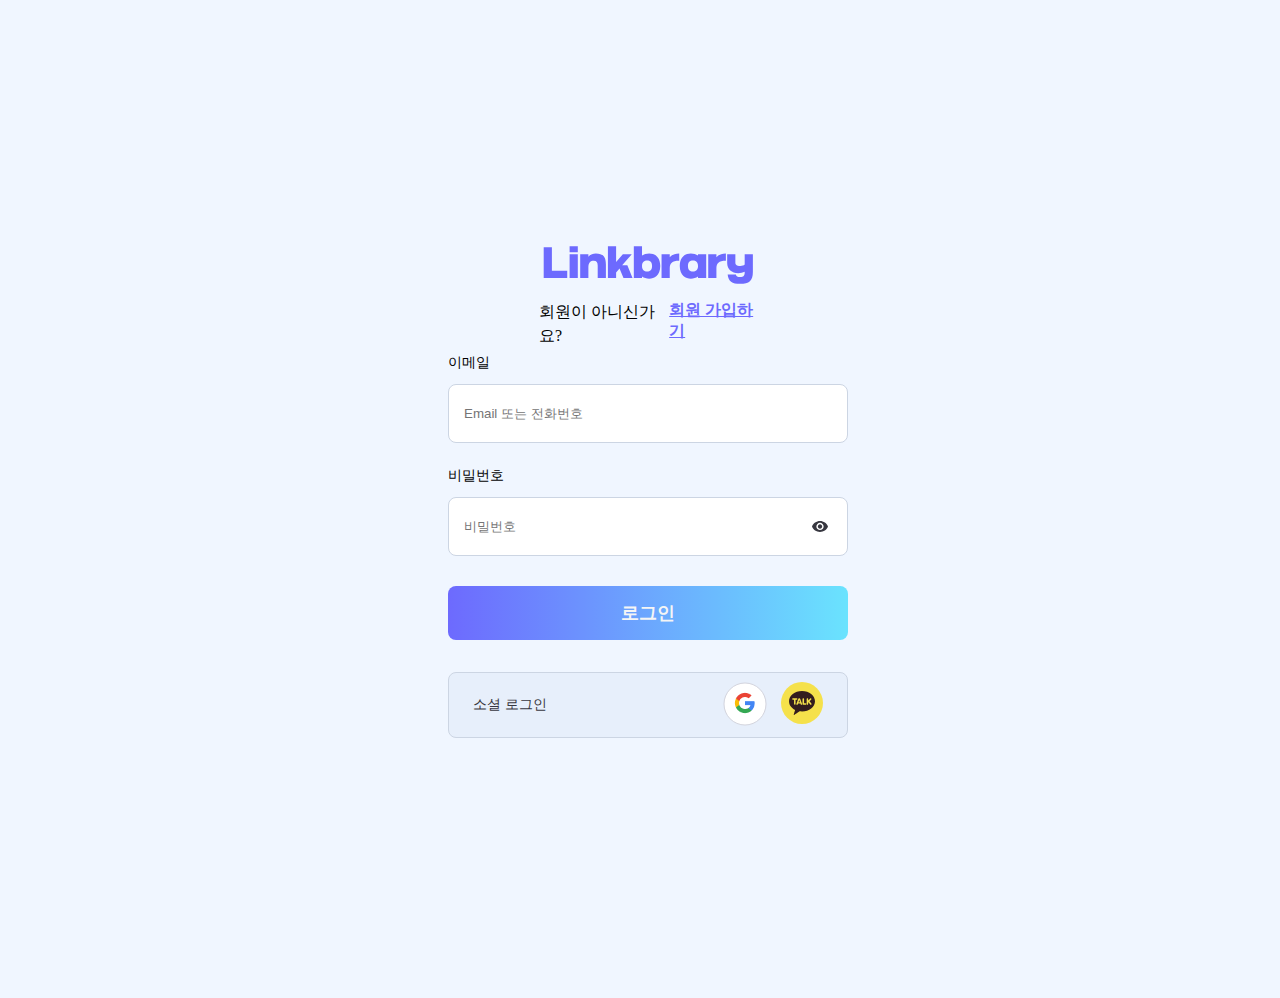
<file: signin/index.html>
<!DOCTYPE html>
<html lang="ko">
  <head>
    <meta charset="UTF-8">
    <meta name="viewport" content="width=device-width, initial-scale=1.0">
    <link rel="stylesheet" href="../signstyle.css"/>
    <title>Linkbrary</title>
  </head>
  <body>
    <form class="signin-container">
      <div class="sign-box">
        <div class="sign-box__header">
          <a href="/">
            <svg xmlns="http://www.w3.org/2000/svg" width="212" height="38" viewBox="0 0 212 38" fill="none">
              <path d="M8.95082 24.866V1.25437H0.708252V32.0971H24.401V24.866H8.95082Z" fill="#6D6AFE"/>
              <path d="M35.0352 32.0971V8.1165H26.7926V32.0971H35.0352ZM35.0352 6.27184V0H26.7926V6.27184H35.0352Z" fill="#6D6AFE"/>
              <path d="M53.2295 7.37864C49.9768 7.37864 47.4264 8.59612 45.6892 10.6252V8.1165H37.4466V32.0971H45.6892V21.3612C45.7631 16.7495 47.7961 14.7942 51.1227 14.7942C53.9688 14.7942 55.0776 16.233 55.0776 19.6641V32.0971H63.3202V18.2252C63.3202 10.9573 60.585 7.37864 53.2295 7.37864Z" fill="#6D6AFE"/>
              <path d="M73.6058 15.9748V0H65.3632V32.0971H73.6058V26.4524L77.0433 22.4311L81.0352 32.0971H90.1279L84.9162 19.3689H79.6676L89.3886 8.1165H80.4068L73.6058 15.9748Z" fill="#6D6AFE"/>
              <path d="M106.926 32.835C111.916 32.835 118.052 29.9942 118.052 20.1068C118.052 10.2194 111.916 7.37864 106.926 7.37864C104.154 7.37864 101.677 8.19029 99.6815 9.55534V0H91.4389V32.0971H99.6815V30.6583C101.677 32.0602 104.154 32.835 106.926 32.835ZM104.745 25.6408C101.899 25.6408 99.6815 24.2019 99.6815 20.1068V19.8117C99.7923 15.9748 101.973 14.5728 104.745 14.5728C107.924 14.5728 109.809 16.233 109.809 20.1068C109.809 24.0175 107.924 25.6408 104.745 25.6408Z" fill="#6D6AFE"/>
              <path d="M119.355 32.0971H127.598V22.099C127.672 17.4505 129.779 14.7573 137.134 14.7573V7.37864C132.699 7.37864 129.557 8.92815 127.598 11.2524V8.1165H119.355V32.0971Z" fill="#6D6AFE"/>
              <path d="M148.815 32.835C151.55 32.835 154.064 32.0602 156.059 30.6583V32.0971H164.302V8.1165H156.059V9.55534C154.064 8.19029 151.55 7.37864 148.815 7.37864C143.825 7.37864 137.689 10.2194 137.689 20.1068C137.689 29.9942 143.825 32.835 148.815 32.835ZM150.996 25.6408C147.817 25.6408 145.932 24.0175 145.932 20.1068C145.932 16.233 147.817 14.5728 150.996 14.5728C153.842 14.5728 156.059 16.0485 156.059 20.1068C156.059 24.2019 153.842 25.6408 150.996 25.6408Z" fill="#6D6AFE"/>
              <path d="M166.345 32.0971H174.588V22.099C174.662 17.4505 176.768 14.7573 184.124 14.7573V7.37864C179.688 7.37864 176.547 8.92815 174.588 11.2524V8.1165H166.345V32.0971Z" fill="#6D6AFE"/>
              <path d="M203.049 8.1165V18.5573C202.162 19.5534 200.573 19.9592 198.725 19.9592C194.807 19.9592 193.661 18.7417 193.661 16.4913V8.1165H185.418V17.0816C185.418 23.6485 190.075 27.1903 196.544 27.1903C198.946 27.1903 201.164 26.6738 203.049 25.7883V26.6738C203.049 29.9573 201.792 31.1379 198.54 31.1379C195.841 31.1379 194.548 30.3262 194.178 28.4447H185.899C186.564 35.233 190.223 38 198.54 38C207.595 38 211.292 34.6796 211.292 26.0466V8.1165H203.049Z" fill="#6D6AFE"/>
            </svg>
          </a>
          <div class="sign-box__header--link">
            <span>
              회원이 아니신가요?
            </span>
            <a href="/signup">회원 가입하기</a>
          </div>
        </div>
        <div class="sign-box__input" id="signup">
          <div class="sign-box__input-element">
            <label>이메일</label>
            <input
              name="username"
              type="text"
              placeholder="Email 또는 전화번호"
            />
          </div>
          <div class="sign-box__input-element">
            <label>비밀번호</label>
            <input
              name="password"
              type="password"
              placeholder="비밀번호"
              
            />
            <svg xmlns="http://www.w3.org/2000/svg" width="16" height="16" viewBox="0 0 16 16" fill="none">
              <rect width="16" height="16" fill="white"/>
              <path d="M8 6.27273C7.42135 6.27273 6.86639 6.5026 6.45722 6.91177C6.04805 7.32094 5.81818 7.87589 5.81818 8.45455C5.81818 9.0332 6.04805 9.58815 6.45722 9.99732C6.86639 10.4065 7.42135 10.6364 8 10.6364C8.57865 10.6364 9.13361 10.4065 9.54278 9.99732C9.95195 9.58815 10.1818 9.0332 10.1818 8.45455C10.1818 7.87589 9.95195 7.32094 9.54278 6.91177C9.13361 6.5026 8.57865 6.27273 8 6.27273ZM8 12.0909C7.03558 12.0909 6.11065 11.7078 5.4287 11.0258C4.74675 10.3439 4.36364 9.41897 4.36364 8.45455C4.36364 7.49012 4.74675 6.5652 5.4287 5.88325C6.11065 5.2013 7.03558 4.81818 8 4.81818C8.96442 4.81818 9.88935 5.2013 10.5713 5.88325C11.2532 6.5652 11.6364 7.49012 11.6364 8.45455C11.6364 9.41897 11.2532 10.3439 10.5713 11.0258C9.88935 11.7078 8.96442 12.0909 8 12.0909ZM8 3C4.36364 3 1.25818 5.26182 0 8.45455C1.25818 11.6473 4.36364 13.9091 8 13.9091C11.6364 13.9091 14.7418 11.6473 16 8.45455C14.7418 5.26182 11.6364 3 8 3Z" fill="#373740"/>
            </svg>
          </div>
        </div>
        <button>
          <span>로그인</span>
        </button>
      </div>
      <div class="social-box">
        <span>소셜 로그인</span>
        <div class="social-box__logo">
          <a class="social-box__logo--google" href="https://www.google.com/">
            <svg xmlns="http://www.w3.org/2000/svg" width="44" height="44" viewBox="0 0 44 44" fill="none">
              <circle cx="22" cy="22" r="21" fill="white" stroke="#D3D4DD"/>
              <image href="../Publics/google.png" transform="translate(11, 10)"/>
            </svg>
          </a>
          <a class="social-box__logo--kakao" href="https://www.kakaocorp.com/page/">
            <svg xmlns="http://www.w3.org/2000/svg" width="42" height="42" viewBox="0 0 42 42" fill="none">
              <circle cx="21" cy="21" r="21" fill="#F5E14B"/>
              <g clip-path="url(#clip0_2_8707)" transform="translate(8, 9)">
                <path d="M9.50122 11.1897H10.9987L10.25 9.06152L9.50122 11.1897Z" fill="#331D1E"/>
                <path d="M13 0C5.82 0 0 4.59018 0 10.2532C0 13.9143 2.43375 17.1304 6.09375 18.9409C5.895 19.6274 4.81375 23.3598 4.77125 23.6536C4.77125 23.6536 4.745 23.8737 4.8875 23.9575C4.93518 23.9815 4.98726 23.9956 5.04057 23.9988C5.09387 24.0021 5.14727 23.9944 5.1975 23.9762C5.6075 23.9187 9.9475 20.874 10.6975 20.3501C11.4604 20.4561 12.2298 20.5083 13 20.5064C20.18 20.5064 26 15.9162 26 10.2532C26 4.59018 20.18 0 13 0ZM6.56625 8.66146C6.55 10.1119 6.57875 11.6374 6.555 13.0653C6.5475 13.5217 6.285 13.658 5.93 13.7881C5.88989 13.8022 5.84669 13.8053 5.805 13.7968C5.39875 13.7168 5.075 13.5717 5.065 13.0666C5.03625 11.6399 5.07375 10.1119 5.05375 8.66146C4.71 8.6477 4.22 8.67521 3.90125 8.66146C3.45875 8.6327 3.15125 8.35136 3.17 7.93248C3.18875 7.5136 3.4125 7.21225 3.90875 7.20475C5.08125 7.18725 6.53375 7.18725 7.70625 7.20475C8.20625 7.21225 8.42875 7.51485 8.44375 7.93248C8.45875 8.35011 8.15625 8.6327 7.715 8.66146C7.4 8.67521 6.91125 8.6477 6.56625 8.66146ZM12.8663 13.7193C12.7163 13.7875 12.5535 13.8229 12.3888 13.8231C12.0763 13.8231 11.8375 13.698 11.7638 13.4917L11.3888 12.5189H9.10625L8.73125 13.4917C8.65875 13.6955 8.42 13.8231 8.10625 13.8231C7.94189 13.8231 7.77946 13.7877 7.63 13.7193C7.4225 13.6243 7.22375 13.3617 7.45125 12.654L9.25 7.92998C9.32543 7.72189 9.46054 7.54068 9.63841 7.40902C9.81628 7.27735 10.029 7.20108 10.25 7.18975C10.4708 7.2023 10.6831 7.27918 10.8608 7.41093C11.0385 7.54268 11.1738 7.72354 11.25 7.93123L13.0425 12.6527C13.2712 13.3617 13.0725 13.6293 12.8663 13.7193ZM16.6562 13.7193H14.25C14.0636 13.723 13.8834 13.6527 13.7487 13.5238C13.614 13.3949 13.5358 13.218 13.5312 13.0316V7.93998C13.5392 7.74222 13.6234 7.55521 13.7661 7.41811C13.9088 7.28101 14.099 7.20444 14.2969 7.20444C14.4947 7.20444 14.6849 7.28101 14.8276 7.41811C14.9704 7.55521 15.0545 7.74222 15.0625 7.93998V12.3476H16.6562C16.75 12.3419 16.844 12.3555 16.9323 12.3875C17.0206 12.4195 17.1015 12.4693 17.1699 12.5337C17.2383 12.5981 17.2928 12.6758 17.33 12.7621C17.3673 12.8484 17.3865 12.9414 17.3865 13.0353C17.3865 13.1293 17.3673 13.2223 17.33 13.3085C17.2928 13.3948 17.2383 13.4725 17.1699 13.5369C17.1015 13.6014 17.0206 13.6511 16.9323 13.6831C16.844 13.7151 16.75 13.7287 16.6562 13.723V13.7193ZM22.5312 13.1541C22.5117 13.3021 22.4485 13.4409 22.3497 13.5528C22.2509 13.6646 22.121 13.7445 21.9766 13.7821C21.8321 13.8197 21.6798 13.8133 21.539 13.7638C21.3982 13.7143 21.2754 13.6239 21.1863 13.5042L19.4275 11.1747L19.1675 11.4348V13.0716C19.1675 13.2706 19.0885 13.4614 18.9478 13.6021C18.8072 13.7428 18.6164 13.8218 18.4175 13.8218C18.2186 13.8218 18.0278 13.7428 17.8872 13.6021C17.7465 13.4614 17.6675 13.2706 17.6675 13.0716V7.94498C17.6675 7.74601 17.7465 7.55518 17.8872 7.41449C18.0278 7.27379 18.2186 7.19475 18.4175 7.19475C18.6164 7.19475 18.8072 7.27379 18.9478 7.41449C19.0885 7.55518 19.1675 7.74601 19.1675 7.94498V9.55299L21.26 7.45983C21.3148 7.40565 21.3798 7.36293 21.4513 7.33416C21.5227 7.30539 21.5992 7.29115 21.6763 7.29228C21.8635 7.2972 22.0424 7.37114 22.1785 7.49992C22.3146 7.62869 22.3984 7.80322 22.4137 7.99C22.4205 8.07334 22.4094 8.15717 22.3811 8.23587C22.3529 8.31458 22.3082 8.38635 22.25 8.44639L20.5375 10.1557L22.3838 12.6027C22.5033 12.7614 22.555 12.9611 22.5275 13.1579L22.5312 13.1541Z" fill="#331D1E"/>
              </g>
              <defs>
                <clipPath id="clip0_2_8707">
                  <rect width="26" height="24" fill="white"/>
                </clipPath>
              </defs>
            </svg>
          </a>
        </div>
      </div>
    </form>
  </body>
</html>
</file>
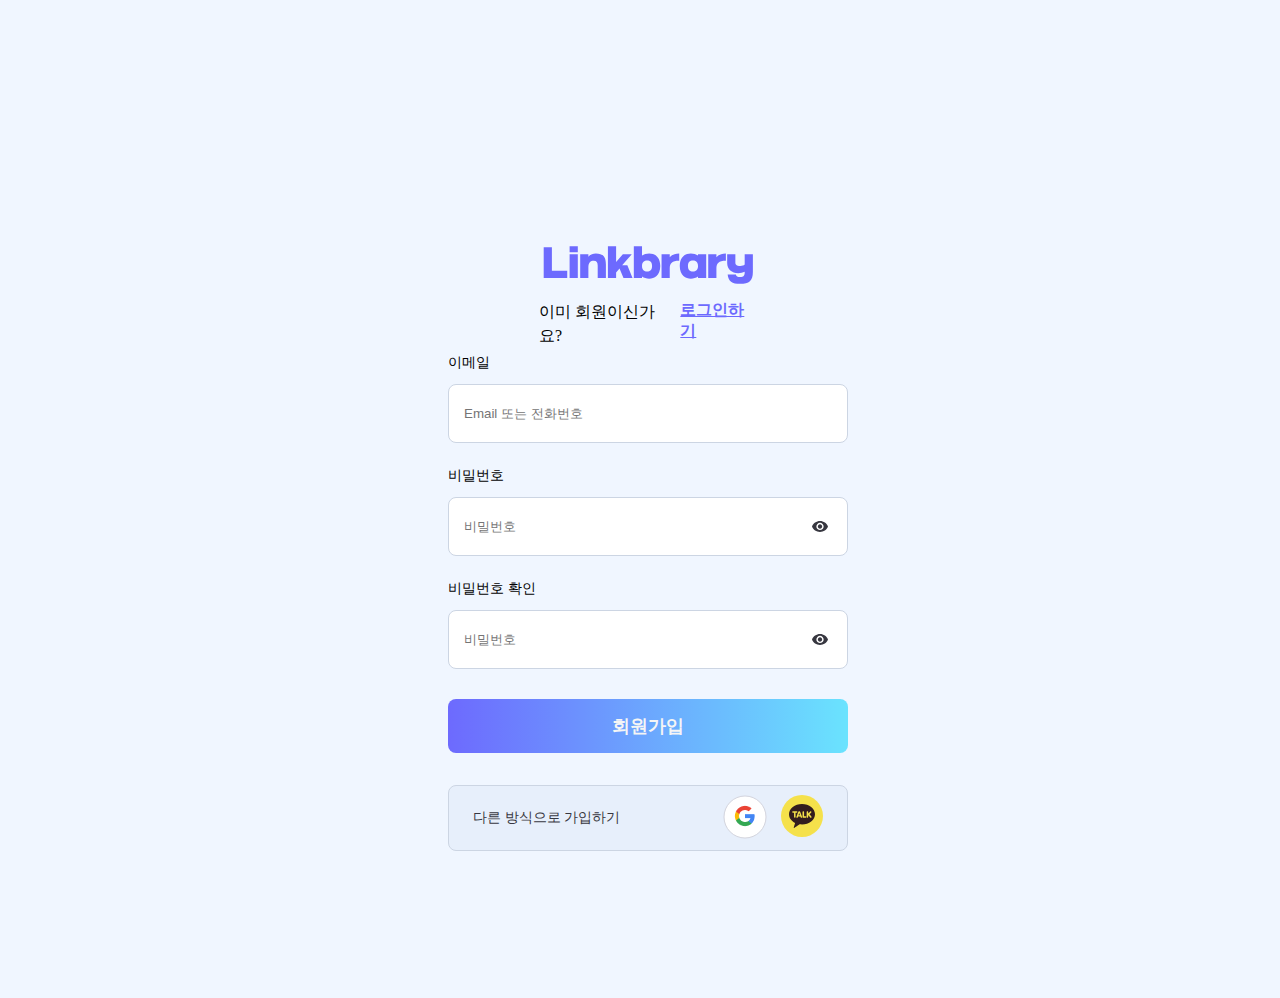
<file: signup/index.html>
<!DOCTYPE html>
<html lang="ko">
  <head>
    <meta charset="UTF-8">
    <meta name="viewport" content="width=device-width, initial-scale=1.0">
    <link rel="stylesheet" href="../signstyle.css"/>
    <title>Linkbrary</title>
  </head>
  <body class="signup">
    <form class="signup-container">
      <div class="sign-box">
        <div class="sign-box__header">
          <a href="/">
            <svg xmlns="http://www.w3.org/2000/svg" width="212" height="38" viewBox="0 0 212 38" fill="none">
              <path d="M8.95082 24.866V1.25437H0.708252V32.0971H24.401V24.866H8.95082Z" fill="#6D6AFE"/>
              <path d="M35.0352 32.0971V8.1165H26.7926V32.0971H35.0352ZM35.0352 6.27184V0H26.7926V6.27184H35.0352Z" fill="#6D6AFE"/>
              <path d="M53.2295 7.37864C49.9768 7.37864 47.4264 8.59612 45.6892 10.6252V8.1165H37.4466V32.0971H45.6892V21.3612C45.7631 16.7495 47.7961 14.7942 51.1227 14.7942C53.9688 14.7942 55.0776 16.233 55.0776 19.6641V32.0971H63.3202V18.2252C63.3202 10.9573 60.585 7.37864 53.2295 7.37864Z" fill="#6D6AFE"/>
              <path d="M73.6058 15.9748V0H65.3632V32.0971H73.6058V26.4524L77.0433 22.4311L81.0352 32.0971H90.1279L84.9162 19.3689H79.6676L89.3886 8.1165H80.4068L73.6058 15.9748Z" fill="#6D6AFE"/>
              <path d="M106.926 32.835C111.916 32.835 118.052 29.9942 118.052 20.1068C118.052 10.2194 111.916 7.37864 106.926 7.37864C104.154 7.37864 101.677 8.19029 99.6815 9.55534V0H91.4389V32.0971H99.6815V30.6583C101.677 32.0602 104.154 32.835 106.926 32.835ZM104.745 25.6408C101.899 25.6408 99.6815 24.2019 99.6815 20.1068V19.8117C99.7923 15.9748 101.973 14.5728 104.745 14.5728C107.924 14.5728 109.809 16.233 109.809 20.1068C109.809 24.0175 107.924 25.6408 104.745 25.6408Z" fill="#6D6AFE"/>
              <path d="M119.355 32.0971H127.598V22.099C127.672 17.4505 129.779 14.7573 137.134 14.7573V7.37864C132.699 7.37864 129.557 8.92815 127.598 11.2524V8.1165H119.355V32.0971Z" fill="#6D6AFE"/>
              <path d="M148.815 32.835C151.55 32.835 154.064 32.0602 156.059 30.6583V32.0971H164.302V8.1165H156.059V9.55534C154.064 8.19029 151.55 7.37864 148.815 7.37864C143.825 7.37864 137.689 10.2194 137.689 20.1068C137.689 29.9942 143.825 32.835 148.815 32.835ZM150.996 25.6408C147.817 25.6408 145.932 24.0175 145.932 20.1068C145.932 16.233 147.817 14.5728 150.996 14.5728C153.842 14.5728 156.059 16.0485 156.059 20.1068C156.059 24.2019 153.842 25.6408 150.996 25.6408Z" fill="#6D6AFE"/>
              <path d="M166.345 32.0971H174.588V22.099C174.662 17.4505 176.768 14.7573 184.124 14.7573V7.37864C179.688 7.37864 176.547 8.92815 174.588 11.2524V8.1165H166.345V32.0971Z" fill="#6D6AFE"/>
              <path d="M203.049 8.1165V18.5573C202.162 19.5534 200.573 19.9592 198.725 19.9592C194.807 19.9592 193.661 18.7417 193.661 16.4913V8.1165H185.418V17.0816C185.418 23.6485 190.075 27.1903 196.544 27.1903C198.946 27.1903 201.164 26.6738 203.049 25.7883V26.6738C203.049 29.9573 201.792 31.1379 198.54 31.1379C195.841 31.1379 194.548 30.3262 194.178 28.4447H185.899C186.564 35.233 190.223 38 198.54 38C207.595 38 211.292 34.6796 211.292 26.0466V8.1165H203.049Z" fill="#6D6AFE"/>
            </svg>
          </a>
          <div class="sign-box__header--link">
            <span>
              이미 회원이신가요?
            </span>
            <a href="/signin">로그인하기</a>
          </div>
        </div>
        <div class="sign-box__input">
          <div class="sign-box__input-element">
            <label>이메일</label>
            <input
              name="username"
              type="text"
              placeholder="Email 또는 전화번호"
            />
          </div>
          <div class="sign-box__input-element">
            <label>비밀번호</label>
            <input
              name="password"
              type="password"
              placeholder="비밀번호"
            />
            <svg xmlns="http://www.w3.org/2000/svg" width="16" height="16" viewBox="0 0 16 16" fill="none">
              <rect width="16" height="16" fill="white"/>
              <path d="M8 6.27273C7.42135 6.27273 6.86639 6.5026 6.45722 6.91177C6.04805 7.32094 5.81818 7.87589 5.81818 8.45455C5.81818 9.0332 6.04805 9.58815 6.45722 9.99732C6.86639 10.4065 7.42135 10.6364 8 10.6364C8.57865 10.6364 9.13361 10.4065 9.54278 9.99732C9.95195 9.58815 10.1818 9.0332 10.1818 8.45455C10.1818 7.87589 9.95195 7.32094 9.54278 6.91177C9.13361 6.5026 8.57865 6.27273 8 6.27273ZM8 12.0909C7.03558 12.0909 6.11065 11.7078 5.4287 11.0258C4.74675 10.3439 4.36364 9.41897 4.36364 8.45455C4.36364 7.49012 4.74675 6.5652 5.4287 5.88325C6.11065 5.2013 7.03558 4.81818 8 4.81818C8.96442 4.81818 9.88935 5.2013 10.5713 5.88325C11.2532 6.5652 11.6364 7.49012 11.6364 8.45455C11.6364 9.41897 11.2532 10.3439 10.5713 11.0258C9.88935 11.7078 8.96442 12.0909 8 12.0909ZM8 3C4.36364 3 1.25818 5.26182 0 8.45455C1.25818 11.6473 4.36364 13.9091 8 13.9091C11.6364 13.9091 14.7418 11.6473 16 8.45455C14.7418 5.26182 11.6364 3 8 3Z" fill="#373740"/>
            </svg>
          </div>
          <div class="sign-box__input-element">
            <label>비밀번호 확인</label>
            <input
              name="password"
              type="password"
              placeholder="비밀번호"
            />
            <svg xmlns="http://www.w3.org/2000/svg" width="16" height="16" viewBox="0 0 16 16" fill="none">
              <rect width="16" height="16" fill="white"/>
              <path d="M8 6.27273C7.42135 6.27273 6.86639 6.5026 6.45722 6.91177C6.04805 7.32094 5.81818 7.87589 5.81818 8.45455C5.81818 9.0332 6.04805 9.58815 6.45722 9.99732C6.86639 10.4065 7.42135 10.6364 8 10.6364C8.57865 10.6364 9.13361 10.4065 9.54278 9.99732C9.95195 9.58815 10.1818 9.0332 10.1818 8.45455C10.1818 7.87589 9.95195 7.32094 9.54278 6.91177C9.13361 6.5026 8.57865 6.27273 8 6.27273ZM8 12.0909C7.03558 12.0909 6.11065 11.7078 5.4287 11.0258C4.74675 10.3439 4.36364 9.41897 4.36364 8.45455C4.36364 7.49012 4.74675 6.5652 5.4287 5.88325C6.11065 5.2013 7.03558 4.81818 8 4.81818C8.96442 4.81818 9.88935 5.2013 10.5713 5.88325C11.2532 6.5652 11.6364 7.49012 11.6364 8.45455C11.6364 9.41897 11.2532 10.3439 10.5713 11.0258C9.88935 11.7078 8.96442 12.0909 8 12.0909ZM8 3C4.36364 3 1.25818 5.26182 0 8.45455C1.25818 11.6473 4.36364 13.9091 8 13.9091C11.6364 13.9091 14.7418 11.6473 16 8.45455C14.7418 5.26182 11.6364 3 8 3Z" fill="#373740"/>
            </svg>
          </div>
        </div>
        <button>
          <span>회원가입</span>
        </button>
      </div>
      <div class="social-box">
        <span>다른 방식으로 가입하기</span>
        <div class="social-box__logo">
          <a class="social-box__logo--google" href="https://www.google.com/">
            <svg xmlns="http://www.w3.org/2000/svg" width="44" height="44" viewBox="0 0 44 44" fill="none">
              <circle cx="22" cy="22" r="21" fill="white" stroke="#D3D4DD"/>
              <image href="../Publics/google.png" transform="translate(11, 10)"/>
            </svg>
          </a>
          <a class="social-box__logo--kakao" href="https://www.kakaocorp.com/page/">
            <svg xmlns="http://www.w3.org/2000/svg" width="42" height="42" viewBox="0 0 42 42" fill="none">
              <circle cx="21" cy="21" r="21" fill="#F5E14B"/>
              <g clip-path="url(#clip0_2_8707)" transform="translate(8, 9)">
                <path d="M9.50122 11.1897H10.9987L10.25 9.06152L9.50122 11.1897Z" fill="#331D1E"/>
                <path d="M13 0C5.82 0 0 4.59018 0 10.2532C0 13.9143 2.43375 17.1304 6.09375 18.9409C5.895 19.6274 4.81375 23.3598 4.77125 23.6536C4.77125 23.6536 4.745 23.8737 4.8875 23.9575C4.93518 23.9815 4.98726 23.9956 5.04057 23.9988C5.09387 24.0021 5.14727 23.9944 5.1975 23.9762C5.6075 23.9187 9.9475 20.874 10.6975 20.3501C11.4604 20.4561 12.2298 20.5083 13 20.5064C20.18 20.5064 26 15.9162 26 10.2532C26 4.59018 20.18 0 13 0ZM6.56625 8.66146C6.55 10.1119 6.57875 11.6374 6.555 13.0653C6.5475 13.5217 6.285 13.658 5.93 13.7881C5.88989 13.8022 5.84669 13.8053 5.805 13.7968C5.39875 13.7168 5.075 13.5717 5.065 13.0666C5.03625 11.6399 5.07375 10.1119 5.05375 8.66146C4.71 8.6477 4.22 8.67521 3.90125 8.66146C3.45875 8.6327 3.15125 8.35136 3.17 7.93248C3.18875 7.5136 3.4125 7.21225 3.90875 7.20475C5.08125 7.18725 6.53375 7.18725 7.70625 7.20475C8.20625 7.21225 8.42875 7.51485 8.44375 7.93248C8.45875 8.35011 8.15625 8.6327 7.715 8.66146C7.4 8.67521 6.91125 8.6477 6.56625 8.66146ZM12.8663 13.7193C12.7163 13.7875 12.5535 13.8229 12.3888 13.8231C12.0763 13.8231 11.8375 13.698 11.7638 13.4917L11.3888 12.5189H9.10625L8.73125 13.4917C8.65875 13.6955 8.42 13.8231 8.10625 13.8231C7.94189 13.8231 7.77946 13.7877 7.63 13.7193C7.4225 13.6243 7.22375 13.3617 7.45125 12.654L9.25 7.92998C9.32543 7.72189 9.46054 7.54068 9.63841 7.40902C9.81628 7.27735 10.029 7.20108 10.25 7.18975C10.4708 7.2023 10.6831 7.27918 10.8608 7.41093C11.0385 7.54268 11.1738 7.72354 11.25 7.93123L13.0425 12.6527C13.2712 13.3617 13.0725 13.6293 12.8663 13.7193ZM16.6562 13.7193H14.25C14.0636 13.723 13.8834 13.6527 13.7487 13.5238C13.614 13.3949 13.5358 13.218 13.5312 13.0316V7.93998C13.5392 7.74222 13.6234 7.55521 13.7661 7.41811C13.9088 7.28101 14.099 7.20444 14.2969 7.20444C14.4947 7.20444 14.6849 7.28101 14.8276 7.41811C14.9704 7.55521 15.0545 7.74222 15.0625 7.93998V12.3476H16.6562C16.75 12.3419 16.844 12.3555 16.9323 12.3875C17.0206 12.4195 17.1015 12.4693 17.1699 12.5337C17.2383 12.5981 17.2928 12.6758 17.33 12.7621C17.3673 12.8484 17.3865 12.9414 17.3865 13.0353C17.3865 13.1293 17.3673 13.2223 17.33 13.3085C17.2928 13.3948 17.2383 13.4725 17.1699 13.5369C17.1015 13.6014 17.0206 13.6511 16.9323 13.6831C16.844 13.7151 16.75 13.7287 16.6562 13.723V13.7193ZM22.5312 13.1541C22.5117 13.3021 22.4485 13.4409 22.3497 13.5528C22.2509 13.6646 22.121 13.7445 21.9766 13.7821C21.8321 13.8197 21.6798 13.8133 21.539 13.7638C21.3982 13.7143 21.2754 13.6239 21.1863 13.5042L19.4275 11.1747L19.1675 11.4348V13.0716C19.1675 13.2706 19.0885 13.4614 18.9478 13.6021C18.8072 13.7428 18.6164 13.8218 18.4175 13.8218C18.2186 13.8218 18.0278 13.7428 17.8872 13.6021C17.7465 13.4614 17.6675 13.2706 17.6675 13.0716V7.94498C17.6675 7.74601 17.7465 7.55518 17.8872 7.41449C18.0278 7.27379 18.2186 7.19475 18.4175 7.19475C18.6164 7.19475 18.8072 7.27379 18.9478 7.41449C19.0885 7.55518 19.1675 7.74601 19.1675 7.94498V9.55299L21.26 7.45983C21.3148 7.40565 21.3798 7.36293 21.4513 7.33416C21.5227 7.30539 21.5992 7.29115 21.6763 7.29228C21.8635 7.2972 22.0424 7.37114 22.1785 7.49992C22.3146 7.62869 22.3984 7.80322 22.4137 7.99C22.4205 8.07334 22.4094 8.15717 22.3811 8.23587C22.3529 8.31458 22.3082 8.38635 22.25 8.44639L20.5375 10.1557L22.3838 12.6027C22.5033 12.7614 22.555 12.9611 22.5275 13.1579L22.5312 13.1541Z" fill="#331D1E"/>
              </g>
              <defs>
                <clipPath id="clip0_2_8707">
                  <rect width="26" height="24" fill="white"/>
                </clipPath>
              </defs>
            </svg>
          </a>
        </div>
      </div>
    </form>
  </body>
</html>
</file>
<file: signstyle.css>
:root {
  --Linkbrary-primary-color: #6D6AFE;
  --palette-red-color: #FF5B56;
  --The-julge-black: #111322;
  --palette-white-color: #FFFFFF;
  --palette-gray-color-1: #3E3E43;
  --palette-gray-color-2: #9FA6B2;
  --Linkbrary-gray-color-3: #CCD5E3;
  --Linkbrary-gray-color-4: #E7EFFB;
  --Linkbrary-bg: #F0F6FF;
}

html {
  font-family: 'Noto Sans KR', sans-serif;
  font-size: 16px;
  font-weight: 400;
}

* {
  box-sizing: border-box;
}

body {
  background-color: #F0F6FF;
  display: flex;
  width: 100%;
  padding: 238px 0px 252px 0px;
  justify-content: center;
  align-items: center;
}

.signup {
  background-color: #F0F6FF;
  display: flex;
  width: 100%;
  padding: 238px 0px 116px 0px;
  justify-content: center;
  align-items: center;
}

.signin-container {
  display: flex;
  flex-direction: column;
  align-items: center;
  gap: 32px;
  width: 400px;
  height: 492px;
}

.signup-container {
  display: flex;
  width: 400px;
  height: 628px;
  flex-direction: column;
  align-items: center;
  gap: 32px;
}

.sign-box {
  display: flex;
  flex-direction: column;
  align-items: center;
  gap: 30px;
}

.social-box {
  display: flex;
  height: 66px;
  width: 400px;
  padding: 12px 24px;
  justify-content: space-between;
  align-items: center;
  background: var(--Linkbrary-gray-color-4, #E7EFFB);
  border: 1px solid var(--Linkbrary-gray-color-3, #CCD5E3);
  border-radius: 8px;
}

.sign-box__header {
  display: flex;
  width: 218px;
  height: 78px;
  flex-direction: column;
  align-items: center;
  gap: 16px;
}

.sign-box__input {
  display: flex;
  width: 400px;
  flex-direction: column;
  align-items: flex-start;
  gap: 24px;
}

.sign-box>button {
  display: flex;
  cursor: pointer;
  width: 100%;
  height: 54px;
  padding: 16px 20px;
  justify-content: center;
  align-items: center;
  gap: 10px;
  border: none;
  border-radius: 8px;
  background-image: linear-gradient(90deg, var(--Linkbrary-primary-color, #6D6AFE), #6AE3FE);
}

.sign-box>button>span {
  color: var(--Grey-Light, #F5F5F5);
  font-family: Pretendard;
  font-size: 18px;
  font-style: normal;
  font-weight: 600;
  line-height: normal;
}

.sign-box__input-element {
  display: flex;
  flex-direction: column;
  align-items: flex-start;
  position: relative;
  width: 100%;
  height: 89px;
  gap: 12px;
}

.sign-box__input-element>label {
  color: var(--black, #000);
  font-family: Pretendard;
  font-size: 14px;
  font-style: normal;
  font-weight: 400;
  line-height: normal;
}

.sign-box__input-element>input {
  display: flex;
  justify-content: space-between;
  align-items: center;
  width: 100%;
  height: 60px;
  padding: 18px 15px;
  border: 1px solid var(--Linkbrary-gray-color-3, #CCD5E3);
  border-radius: 8px;
  background-color: #FFF;
}

.sign-box__input-element>svg {
  position: absolute;
  top: 57.3%;
  right: 5%;
}

.sign-box__input-element>input:focus {
  outline: 1px solid var(--Linkbrary-primary-color, #6D6AFE);
}

.sign-box__header>a {
  display: flex;
  width: 210.583px;
  height: 38px;
}

.sign-box__header--link {
  display: flex;
  align-items: flex-start;
  gap: 8px;
}

.sign-box__header--link>span {
  color: var(--black, #000);
  font-family: Pretendard;
  font-size: 16px;
  font-style: normal;
  font-weight: 400;
  line-height: 24px; /* 150% */
}

.sign-box__header--link>a {
  color: var(--Linkbrary-primary-color, #6D6AFE);
  font-family: Pretendard;
  font-size: 16px;
  font-style: normal;
  font-weight: 600;
  line-height: normal;
}

.social-box>span {
  color: var(--Linkbrary-gray100, #373740);
  font-family: Pretendard;
  font-size: 14px;
  font-style: normal;
  font-weight: 400;
  line-height: normal;
}

.social-box__logo {
  display: flex;
  align-items: flex-start;
  gap: 16px;
}

.social-box__logo--google, .social-box__logo--kokao {
  width: 42px;
  height: 42px;
  flex-shrink: 0;
}

.social-box__logo--google>svg>image {
  display: flex;
  width: 22px;
  height: 22px;
  justify-content: center;
  align-items: center;
  flex-shrink: 0;
}
</file>
